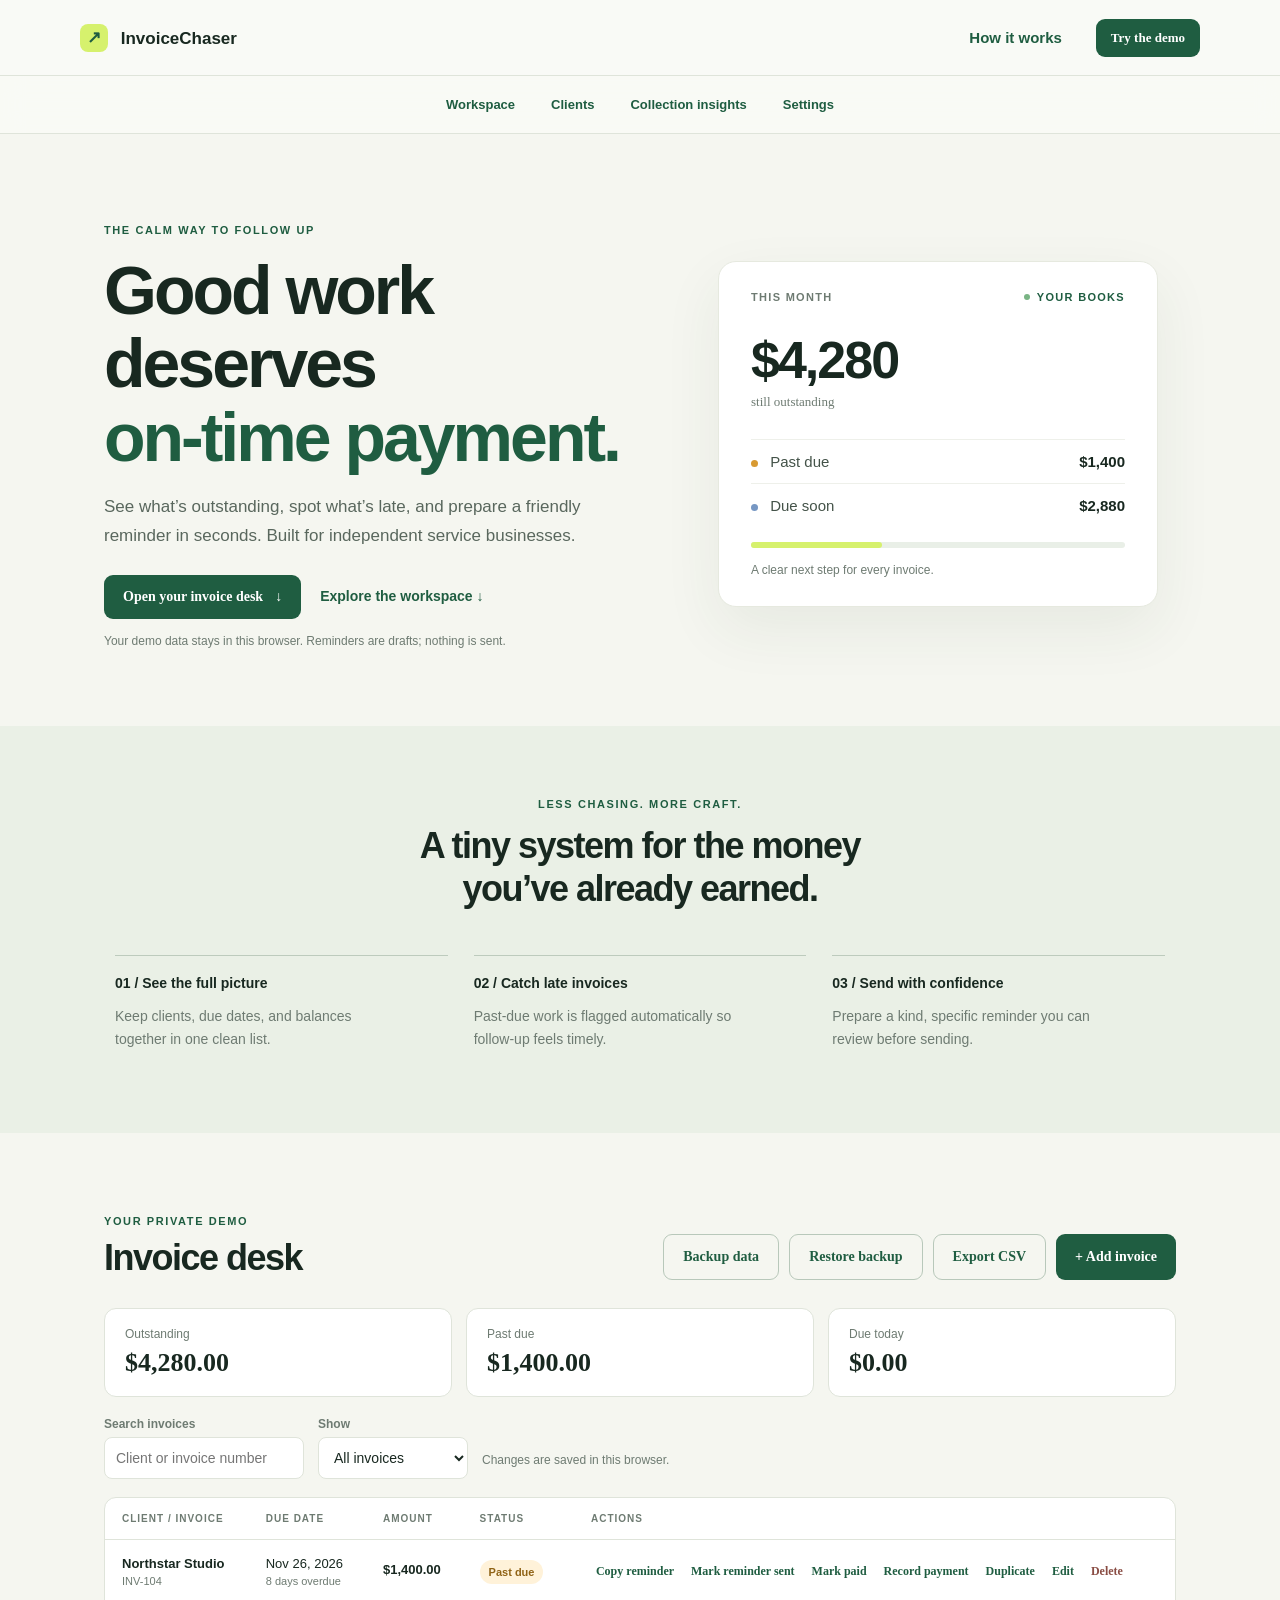
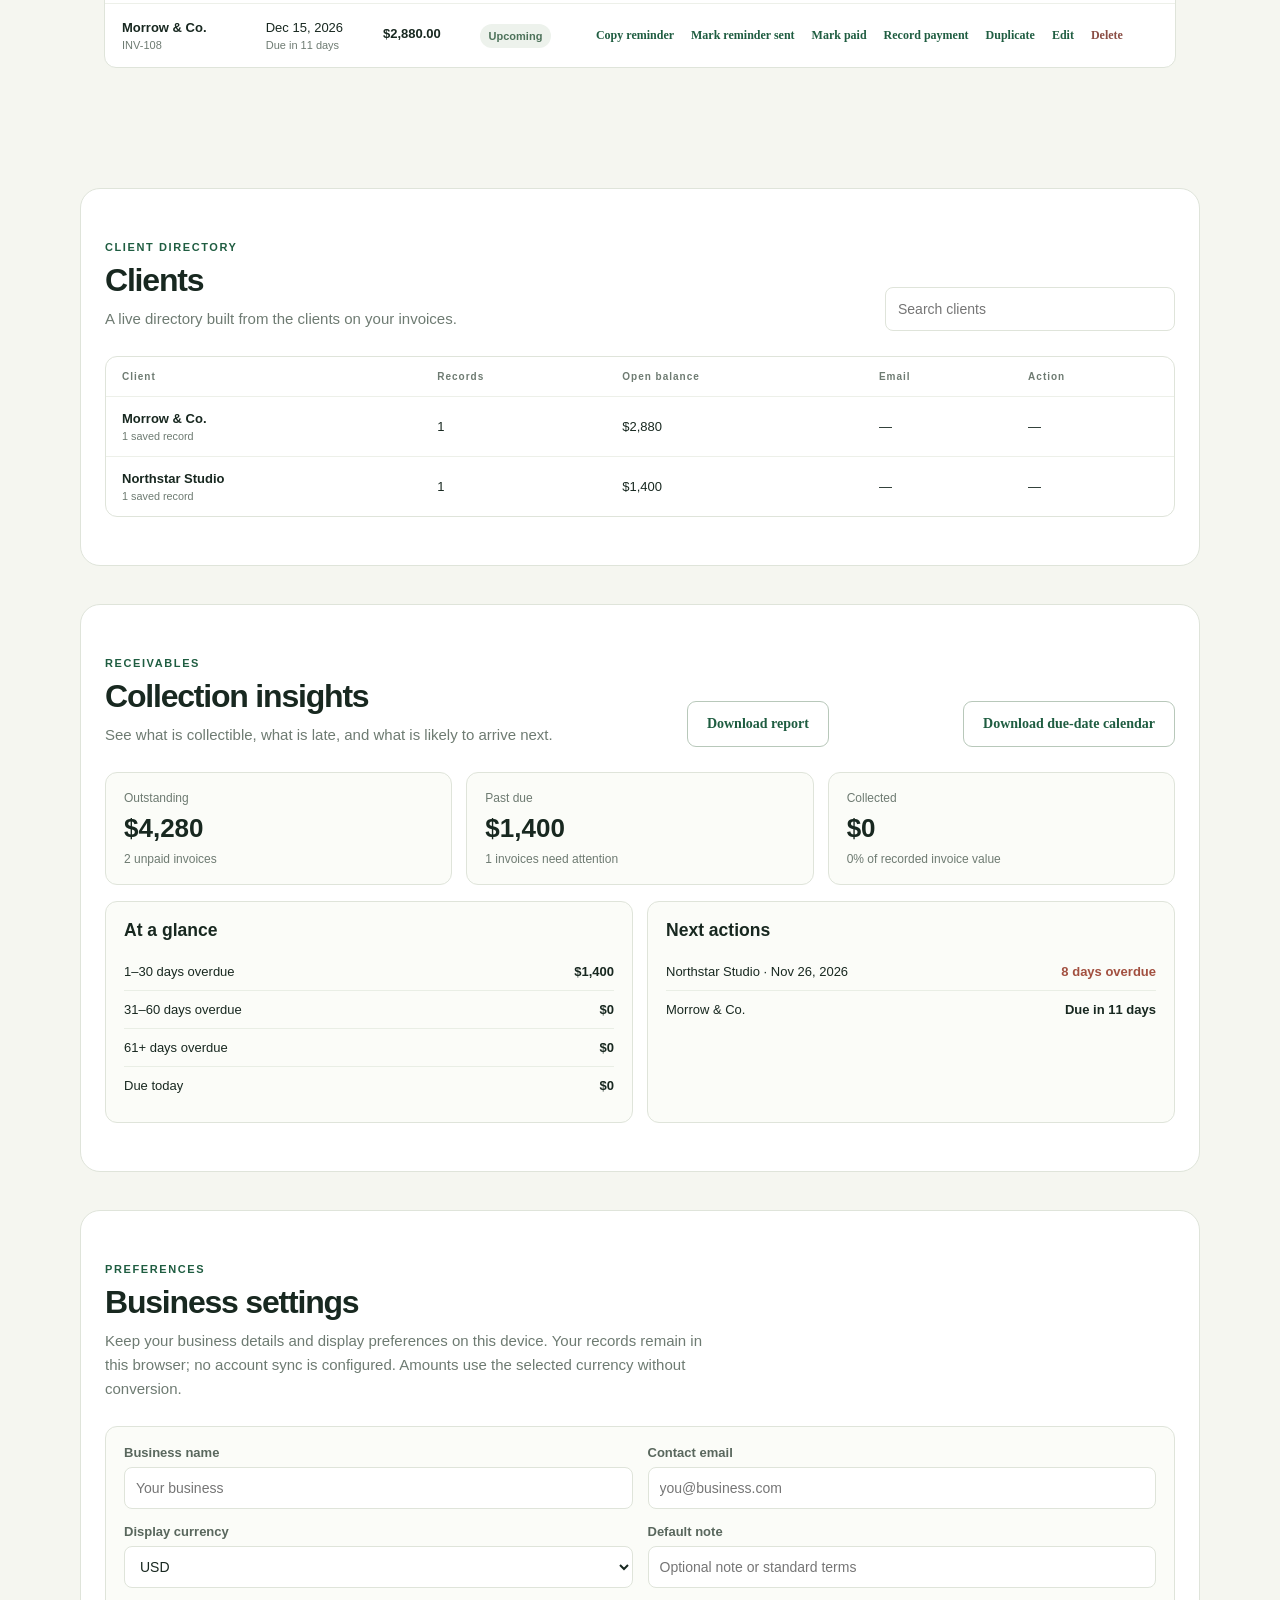
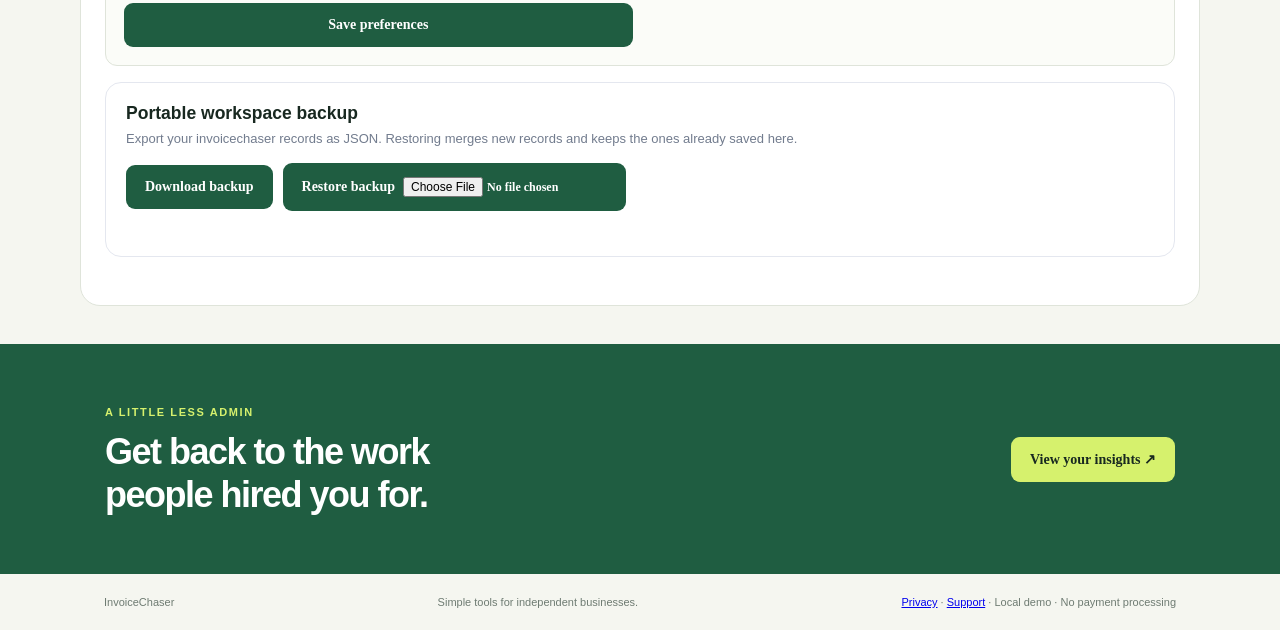
<file: index.html>
<!doctype html>
<html lang="en">
<head>
  <meta charset="utf-8"><meta name="viewport" content="width=device-width,initial-scale=1,viewport-fit=cover">
  <meta name="theme-color" content="#f4a261"><meta name="apple-mobile-web-app-capable" content="yes"><meta name="apple-mobile-web-app-status-bar-style" content="default">
  <meta name="description" content="InvoiceChaser keeps independent service businesses on top of unpaid invoices and follow-ups.">
  <title>InvoiceChaser — get paid without the awkwardness</title><link rel="manifest" href="manifest.webmanifest"><link rel="icon" href="assets/icon.svg" type="image/svg+xml"><link rel="apple-touch-icon" href="assets/icon-192.png"><link rel="stylesheet" href="style.css">
</head>
<body>
  <nav class="topbar"><a class="brand" href="#top"><span class="brand-mark">↗</span> InvoiceChaser</a><a class="nav-link" href="#how">How it works</a><a class="button button-small" href="#demo">Try the demo</a></nav><nav class="product-nav" aria-label="Workspace pages"><a href="#demo">Workspace</a><a href="#clients">Clients</a><a href="#insights">Collection insights</a><a href="#settings">Settings</a></nav>
  <main id="top">
    <section class="hero"><div class="hero-copy"><span class="eyebrow">THE CALM WAY TO FOLLOW UP</span><h1>Good work deserves<br><em>on-time payment.</em></h1><p>See what’s outstanding, spot what’s late, and prepare a friendly reminder in seconds. Built for independent service businesses.</p><a class="button" href="#demo">Open your invoice desk <span>↓</span></a><a class="text-link" href="#clients">Explore the workspace ↓</a><small class="quiet">Your demo data stays in this browser. Reminders are drafts; nothing is sent.</small></div><div class="hero-card"><div class="card-top"><span>THIS MONTH</span><span class="live-dot">YOUR BOOKS</span></div><div class="hero-total">$4,280<small>still outstanding</small></div><div class="mini-row"><span><i class="dot amber"></i> Past due</span><b>$1,400</b></div><div class="mini-row"><span><i class="dot blue"></i> Due soon</span><b>$2,880</b></div><div class="meter"><span></span></div><small class="quiet">A clear next step for every invoice.</small></div></section>
    <section class="section intro" id="how"><span class="eyebrow">LESS CHASING. MORE CRAFT.</span><h2>A tiny system for the money<br>you’ve already earned.</h2><div class="features"><article><b>01 / See the full picture</b><p>Keep clients, due dates, and balances together in one clean list.</p></article><article><b>02 / Catch late invoices</b><p>Past-due work is flagged automatically so follow-up feels timely.</p></article><article><b>03 / Send with confidence</b><p>Prepare a kind, specific reminder you can review before sending.</p></article></div></section>
    <section class="workspace" id="demo"><div class="workspace-heading"><div><span class="eyebrow">YOUR PRIVATE DEMO</span><h2>Invoice desk</h2></div><div class="toolbar"><button class="button button-ghost" id="backup-export" type="button">Backup data</button><button class="button button-ghost" id="backup-import" type="button">Restore backup</button><input id="backup-file" type="file" accept="application/json,.json" hidden><button class="button button-ghost" id="export">Export CSV</button><button class="button" id="add-toggle">+ Add invoice</button></div></div><div class="stats" id="stats"></div><div class="filters"><label class="search-field">Search invoices<input id="invoice-search" type="search" placeholder="Client or invoice number" autocomplete="off"></label><label>Show<select id="invoice-filter"><option value="all">All invoices</option><option value="overdue">Past due</option><option value="today">Due today</option><option value="upcoming">Upcoming</option><option value="paid">Paid</option></select></label><span class="filter-note">Changes are saved in this browser.</span></div><form id="invoice-form" class="form-card hidden"><input type="hidden" name="id"><label>Client<input name="client" required placeholder="e.g. Northstar Studio"></label><label>Invoice #<input name="number" placeholder="INV-104"></label><label>Invoice total ($)<input name="amount" type="number" step="0.01" min="0.01" required placeholder="850"></label><label>Amount paid ($)<input name="paidAmount" type="number" step="0.01" min="0" value="0" placeholder="0"></label><label>Due date<input name="due" type="date" required></label><label class="wide">Client email <small>(optional; used only if you open an email draft)</small><input name="email" type="email" placeholder="client@example.com"></label><button class="button" type="submit">Save invoice</button><button class="button button-ghost" type="button" id="cancel">Cancel</button></form><div class="table-wrap"><table><thead><tr><th>CLIENT / INVOICE</th><th>DUE DATE</th><th>AMOUNT</th><th>STATUS</th><th>ACTIONS</th></tr></thead><tbody id="invoices"></tbody></table></div><div id="empty" class="empty hidden">Your invoice list is clear. Add an invoice to start tracking.</div></section>
    <section class="feature-page" id="clients"><div class="feature-heading"><div><span class="eyebrow">CLIENT DIRECTORY</span><h2>Clients</h2><p>A live directory built from the clients on your invoices.</p></div><input class="feature-search" id="feature-client-search" type="search" placeholder="Search clients" aria-label="Search clients"></div><div id="feature-clients" class="feature-table-wrap"></div></section>
<section class="feature-page" id="insights"><div class="feature-heading"><div><span class="eyebrow">RECEIVABLES</span><h2>Collection insights</h2><p>See what is collectible, what is late, and what is likely to arrive next.</p></div><button class="button button-ghost" id="feature-export-report" type="button">Download report</button><button class="button button-ghost" id="feature-export-calendar" type="button">Download due-date calendar</button></div><div class="feature-stats" id="feature-stats"></div><div class="feature-grid"><article class="feature-card"><h3>At a glance</h3><div id="feature-summary"></div></article><article class="feature-card"><h3>Next actions</h3><div id="feature-actions"></div></article></div></section>
<section class="feature-page" id="settings"><div class="feature-heading"><div><span class="eyebrow">PREFERENCES</span><h2>Business settings</h2><p>Keep your business details and display preferences on this device. Your records remain in this browser; no account sync is configured. Amounts use the selected currency without conversion.</p></div></div><form class="settings-card" id="feature-settings"><label>Business name<input name="businessName" maxlength="100" placeholder="Your business"></label><label>Contact email<input name="email" type="email" placeholder="you@business.com"></label><label>Display currency<select name="currency"><option>USD</option><option>CAD</option><option>EUR</option><option>GBP</option></select></label><label>Default note<input name="note" maxlength="180" placeholder="Optional note or standard terms"></label><button class="button" type="submit">Save preferences</button><span id="feature-settings-status" class="feature-note" role="status"></span></form>
<div class="feature-backup"><div><h3>Portable workspace backup</h3><p>Export your invoicechaser records as JSON. Restoring merges new records and keeps the ones already saved here.</p></div><div class="feature-backup-actions"><button class="button" id="feature-backup-export" type="button">Download backup</button><label class="button button-secondary feature-backup-upload">Restore backup<input id="feature-backup-file" type="file" accept="application/json,.json"></label></div><span id="feature-backup-status" class="feature-note" role="status" aria-live="polite"></span></div></section>
<section class="closing"><div><span class="eyebrow">A LITTLE LESS ADMIN</span><h2>Get back to the work<br>people hired you for.</h2></div><a href="#insights" class="button button-light">View your insights ↗</a></section>
  </main><footer><span>InvoiceChaser</span><span>Simple tools for independent businesses.</span><span><a href="privacy.html">Privacy</a> · <a href="support.html">Support</a> · Local demo · No payment processing</span></footer><div id="toast" role="status" aria-live="polite"></div><script type="module" src="app.js"></script><script>if ('serviceWorker' in navigator) addEventListener('load', () => navigator.serviceWorker.register('./sw.js').catch(() => {}));</script>
</body></html>
</file>
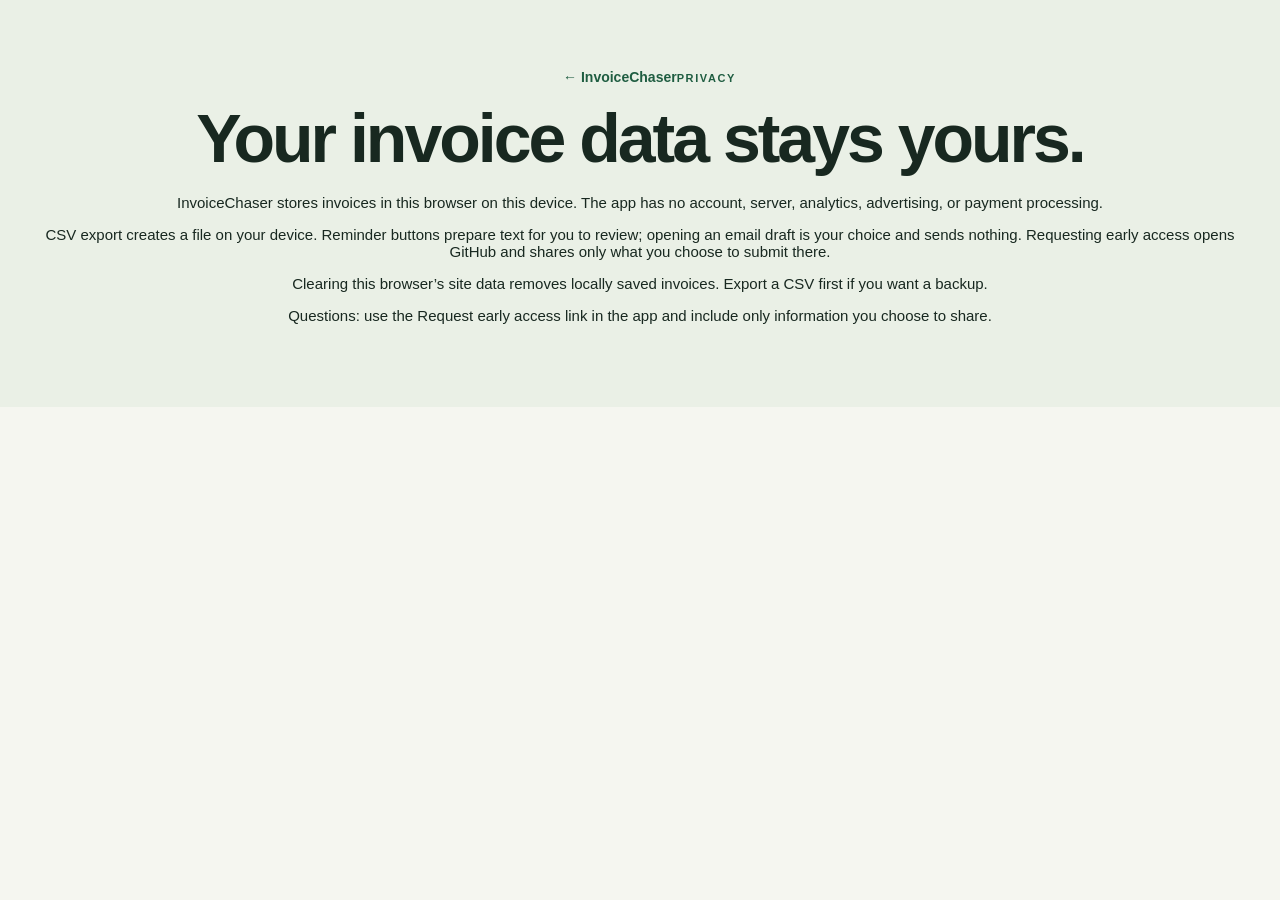
<file: privacy.html>
<!doctype html><html lang="en"><head><meta charset="utf-8"><meta name="viewport" content="width=device-width,initial-scale=1"><meta name="theme-color" content="#f4a261"><title>Privacy — InvoiceChaser</title><link rel="stylesheet" href="style.css"></head><body><main class="section intro"><a class="text-link" href="./">← InvoiceChaser</a><span class="eyebrow">PRIVACY</span><h1>Your invoice data stays yours.</h1><p>InvoiceChaser stores invoices in this browser on this device. The app has no account, server, analytics, advertising, or payment processing.</p><p>CSV export creates a file on your device. Reminder buttons prepare text for you to review; opening an email draft is your choice and sends nothing. Requesting early access opens GitHub and shares only what you choose to submit there.</p><p>Clearing this browser’s site data removes locally saved invoices. Export a CSV first if you want a backup.</p><p>Questions: use the Request early access link in the app and include only information you choose to share.</p></main></body></html>
</file>
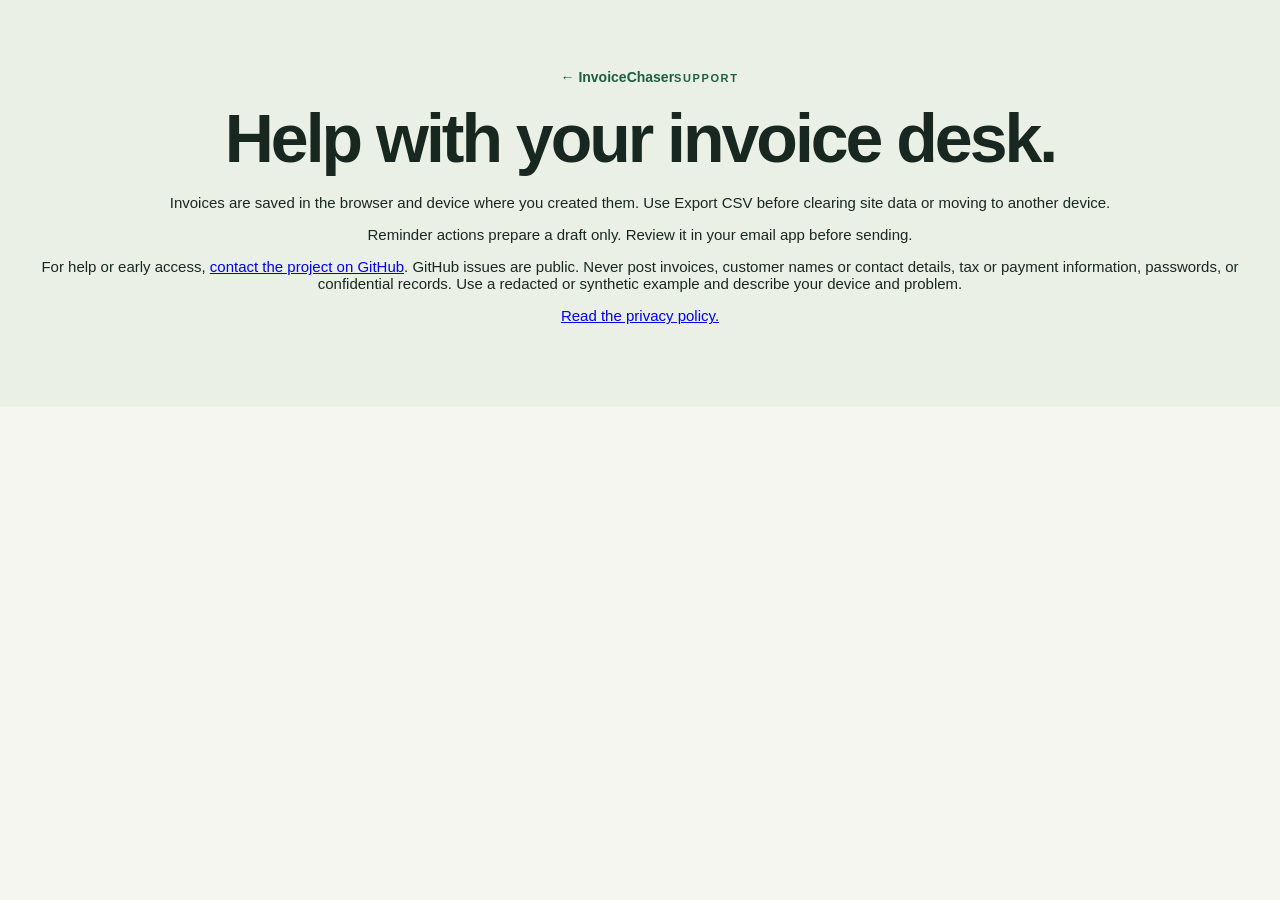
<file: support.html>
<!doctype html><html lang="en"><head><meta charset="utf-8"><meta name="viewport" content="width=device-width,initial-scale=1"><meta name="theme-color" content="#f4a261"><title>Support — InvoiceChaser</title><link rel="stylesheet" href="style.css"></head><body><main class="section intro"><a class="text-link" href="./">← InvoiceChaser</a><span class="eyebrow">SUPPORT</span><h1>Help with your invoice desk.</h1><p>Invoices are saved in the browser and device where you created them. Use Export CSV before clearing site data or moving to another device.</p><p>Reminder actions prepare a draft only. Review it in your email app before sending.</p><p>For help or early access, <a href="https://github.com/marksheininwork-netizen/invoicechaser/issues/new?title=InvoiceChaser%20support">contact the project on GitHub</a>. GitHub issues are public. Never post invoices, customer names or contact details, tax or payment information, passwords, or confidential records. Use a redacted or synthetic example and describe your device and problem.</p><p><a href="privacy.html">Read the privacy policy.</a></p></main></body></html>
</file>
<file: style.css>
:root{--ink:#182820;--muted:#6e7b72;--paper:#f5f6f0;--green:#1f5d41;--lime:#d6f16d;--line:#dfe4da;--white:#fff;--amber:#d89a32;--blue:#7697c3}*{box-sizing:border-box}html{scroll-behavior:smooth}body{margin:0;background:var(--paper);color:var(--ink);font:15px 'DM Sans',sans-serif}h1,h2,.brand,.hero-total{font-family:Manrope,sans-serif}.topbar{height:76px;padding:0 max(calc((100vw - 1120px)/2),24px);display:flex;align-items:center;gap:34px;border-bottom:1px solid var(--line);background:#f9faf6}.brand{font-size:17px;font-weight:800;text-decoration:none;color:var(--ink);margin-right:auto}.brand-mark{display:inline-grid;place-items:center;background:var(--lime);width:28px;height:28px;border-radius:8px;margin-right:8px;color:var(--green)}.nav-link,.text-link{color:var(--green);text-decoration:none;font-weight:700}.button{display:inline-flex;align-items:center;justify-content:center;gap:12px;border:0;border-radius:9px;background:var(--green);color:white;text-decoration:none;padding:14px 19px;font:700 14px 'DM Sans';cursor:pointer;transition:transform .15s,background .15s}.button:hover{background:#174a34;transform:translateY(-1px)}.button-small{padding:11px 15px;font-size:13px}.button-ghost{background:transparent;color:var(--green);border:1px solid #b8c8ba}.button-ghost:hover{background:#e9eee5;color:var(--green)}.hero{max-width:1120px;margin:auto;padding:86px 24px 78px;display:grid;grid-template-columns:1.05fr .95fr;align-items:center;gap:70px}.eyebrow{font-size:11px;letter-spacing:1.6px;font-weight:800;color:var(--green)}h1{font-size:clamp(43px,5.4vw,68px);line-height:1.08;letter-spacing:-3px;margin:17px 0 19px}h1 em{font-style:normal;color:var(--green)}.hero-copy>p{max-width:490px;font-size:17px;line-height:1.7;color:#59675d;margin:0 0 24px}.text-link{display:inline-block;margin:0 0 0 19px;font-size:14px}.quiet{display:block;color:var(--muted);font-size:12px;margin-top:15px}.hero-card{background:#fff;border:1px solid #e6e9df;border-radius:18px;padding:29px 32px;box-shadow:0 22px 60px #314a3112;max-width:440px;width:100%;justify-self:center}.card-top,.mini-row{display:flex;justify-content:space-between;align-items:center}.card-top{font-size:11px;letter-spacing:1.3px;font-weight:800;color:var(--muted)}.live-dot{color:var(--green)}.live-dot:before{content:"";display:inline-block;background:#79b484;width:6px;height:6px;border-radius:50%;margin:0 7px 1px 0}.hero-total{font-size:52px;letter-spacing:-2px;font-weight:800;margin:27px 0 29px}.hero-total small{display:block;font:13px 'DM Sans';letter-spacing:0;color:var(--muted);margin-top:4px}.mini-row{padding:13px 0;border-top:1px solid #eef0ea;color:#445349}.mini-row b{color:var(--ink)}.dot{display:inline-block;width:7px;height:7px;border-radius:50%;margin-right:8px}.amber{background:var(--amber)}.blue{background:var(--blue)}.meter{height:6px;background:#e9efe7;border-radius:5px;margin:15px 0 0}.meter span{display:block;width:35%;height:100%;background:var(--lime);border-radius:5px}.section{padding:68px 24px}.intro{text-align:center;background:#eaf0e6}.intro h2,.workspace h2,.closing h2{font-size:36px;line-height:1.18;letter-spacing:-1.5px}.intro h2{margin:14px 0 45px}.features{max-width:1050px;margin:auto;display:grid;grid-template-columns:repeat(3,1fr);gap:26px;text-align:left}.features article{border-top:1px solid #bdcbbd;padding-top:18px}.features b{font-size:14px}.features p{font-size:14px;line-height:1.65;color:var(--muted);max-width:280px}.workspace{max-width:1120px;margin:auto;padding:78px 24px 96px}.workspace-heading{display:flex;align-items:end;justify-content:space-between;margin-bottom:28px}.workspace h2{margin:9px 0 0}.toolbar{display:flex;gap:10px}.stats{display:grid;grid-template-columns:repeat(3,1fr);gap:14px;margin-bottom:20px}.stat{padding:18px 20px;border:1px solid var(--line);background:white;border-radius:12px}.stat label{display:block;color:var(--muted);font-size:12px}.stat strong{font:800 26px Manrope;display:block;margin-top:7px}.form-card{display:grid;grid-template-columns:repeat(4,1fr);gap:14px;padding:20px;background:white;border:1px solid var(--line);border-radius:12px;margin-bottom:16px}.form-card label{font-size:12px;font-weight:700;color:#59675d}.form-card input{display:block;width:100%;height:41px;border:1px solid var(--line);border-radius:7px;padding:0 10px;margin-top:6px;font:14px 'DM Sans'}.form-card .wide{grid-column:span 2}.form-card .button{align-self:end;height:41px}.hidden{display:none!important}.table-wrap{overflow:auto;border:1px solid var(--line);border-radius:12px;background:white}table{width:100%;border-collapse:collapse;min-width:720px}th{text-align:left;padding:15px 17px;font-size:10px;letter-spacing:1px;color:var(--muted);border-bottom:1px solid var(--line)}td{padding:16px 17px;border-bottom:1px solid #edf0e9;font-size:13px}tr:last-child td{border-bottom:0}.client-name{font-weight:700}.invoice-number{font-size:11px;color:var(--muted);margin-top:4px}.pill{padding:6px 9px;border-radius:20px;background:#fff2d9;color:#906316;font-weight:700;font-size:11px}.pill.paid{background:#e3f1e5;color:#36704a}.pill.due{background:#e8eef8;color:#4e6890}.row-actions{display:flex;gap:7px;white-space:nowrap}.row-actions button{border:0;background:none;color:var(--green);font:700 12px 'DM Sans';cursor:pointer;padding:5px}.empty{text-align:center;padding:38px;color:var(--muted)}.closing{background:var(--green);color:white;padding:58px max(calc((100vw - 1070px)/2),24px);display:flex;align-items:center;justify-content:space-between}.closing .eyebrow{color:var(--lime)}.closing h2{margin:12px 0 0}.button-light{background:var(--lime);color:var(--ink)}.button-light:hover{background:#c8e459;color:var(--ink)}footer{padding:22px 24px;display:flex;justify-content:space-between;gap:16px;max-width:1120px;margin:auto;color:var(--muted);font-size:11px}#toast{position:fixed;bottom:24px;left:50%;transform:translateX(-50%);background:#17291e;color:#fff;padding:12px 18px;border-radius:8px;opacity:0;transition:opacity .2s;pointer-events:none}#toast.show{opacity:1}@media(max-width:760px){.topbar{gap:13px;height:66px}.nav-link{display:none}.hero{grid-template-columns:1fr;gap:38px;padding-top:60px}.hero-card{justify-self:start}.features,.stats{grid-template-columns:1fr}.features{gap:18px}.workspace-heading{align-items:start;gap:18px;flex-direction:column}.form-card{grid-template-columns:1fr 1fr}.closing{gap:20px;align-items:start;flex-direction:column}.intro h2,.workspace h2,.closing h2{font-size:30px}footer{flex-direction:column}.text-link{margin-left:10px}}

.filters{display:flex;align-items:end;gap:14px;margin:0 0 18px}.filters label{display:block;color:var(--muted);font-size:12px;font-weight:700}.filters input,.filters select{display:block;min-width:200px;height:42px;border:1px solid var(--line);border-radius:8px;background:white;padding:0 11px;margin-top:6px;font:14px "DM Sans",sans-serif;color:var(--ink)}.filters select{min-width:150px}.filters input:focus,.filters select:focus,.form-card input:focus{outline:3px solid #d6f16d;outline-offset:1px}.filter-note{font-size:12px;color:var(--muted);padding-bottom:12px}.due-note{display:block;font-size:11px;color:var(--muted);margin-top:4px}.pill.today{background:#e9eef8;color:#4e6890}.pill.upcoming{background:#edf2ec;color:#4d725a}.row-actions{flex-wrap:wrap}.row-actions button:last-child{color:#8a4d44}@media(max-width:760px){.filters{align-items:stretch;flex-direction:column}.filters input,.filters select{width:100%}.filter-note{padding:0}}
@media(max-width:760px){.toolbar{flex-wrap:wrap}.toolbar .button{padding:10px 12px;font-size:12px}}

.amount-note{display:block;color:var(--muted);font-size:10px;margin-top:3px}.pill.partial{background:#e8eef8;color:#4e6890}

.product-nav{position:sticky;top:0;z-index:5;display:flex;justify-content:center;gap:8px;padding:12px 18px;background:#f9faf6eF;border-bottom:1px solid var(--line);backdrop-filter:blur(12px)}.product-nav a{padding:9px 14px;border-radius:8px;color:var(--green);font-size:13px;font-weight:700;text-decoration:none}.product-nav a:hover,.product-nav a:focus-visible{background:#eaf0e6;outline:2px solid transparent}.feature-page{max-width:1120px;margin:24px auto 38px;padding:48px 24px;background:#fff;border:1px solid var(--line);border-radius:20px;scroll-margin-top:74px}.feature-heading{display:flex;justify-content:space-between;align-items:end;gap:20px;margin-bottom:25px}.feature-heading h2{font-size:32px;letter-spacing:-1.2px;margin:8px 0}.feature-heading p{max-width:620px;color:var(--muted);line-height:1.6;margin:0}.feature-search{width:min(290px,100%);height:44px;padding:0 12px;border:1px solid var(--line);border-radius:8px;font:14px 'DM Sans',sans-serif}.feature-table-wrap{overflow:auto;border:1px solid var(--line);border-radius:12px}.feature-table{width:100%;min-width:640px;border-collapse:collapse}.feature-table th,.feature-table td{padding:14px 16px;border-bottom:1px solid #edf0e9;text-align:left}.feature-table td small{display:block;color:var(--muted);margin-top:4px}.feature-action{color:var(--green);font-weight:700}.feature-empty{padding:30px;color:var(--muted);text-align:center}.feature-stats{display:grid;grid-template-columns:repeat(3,1fr);gap:14px;margin-bottom:16px}.feature-stat,.feature-card,.settings-card{background:#fbfcf8;border:1px solid var(--line);border-radius:12px;padding:18px}.feature-stat span,.feature-stat small{display:block;color:var(--muted);font-size:12px}.feature-stat strong{display:block;font:800 26px Manrope,sans-serif;margin:8px 0}.feature-grid{display:grid;grid-template-columns:repeat(2,1fr);gap:14px}.feature-card h3{margin:0 0 12px}.feature-line{display:flex;justify-content:space-between;gap:12px;border-bottom:1px solid #e9eee5;padding:11px 0;font-size:13px}.feature-line:last-child{border-bottom:0}.feature-line b{white-space:nowrap}.status-risk{color:#a25040}.settings-card{display:grid;grid-template-columns:repeat(2,minmax(0,1fr));gap:15px}.settings-card label{display:grid;gap:7px;color:#59675d;font-size:13px;font-weight:700}.settings-card input,.settings-card select{height:42px;border:1px solid var(--line);border-radius:8px;padding:0 11px;font:14px 'DM Sans',sans-serif;background:white;color:var(--ink)}.feature-note{align-self:center;color:var(--green);font-size:13px}@media(max-width:760px){.product-nav{justify-content:flex-start;overflow:auto}.product-nav a{white-space:nowrap;padding:9px 11px}.feature-page{margin:14px 12px 24px;padding:28px 17px}.feature-heading{align-items:stretch;flex-direction:column}.feature-stats,.feature-grid,.settings-card{grid-template-columns:1fr}}

.feature-backup{margin-top:16px;padding:20px;background:#fff;border:1px solid #e4e7ef;border-radius:16px}.feature-backup h3{margin:0 0 5px}.feature-backup p{margin:0;color:#727c8e;font-size:13px;line-height:1.5}.feature-backup-actions{display:flex;align-items:center;gap:10px;flex-wrap:wrap;margin:15px 0 7px}.feature-backup-upload{display:inline-flex;align-items:center;gap:8px;cursor:pointer}.feature-backup-upload input{max-width:225px;font:inherit;font-size:12px}.feature-backup .feature-note{display:block;min-height:18px}
</file>
